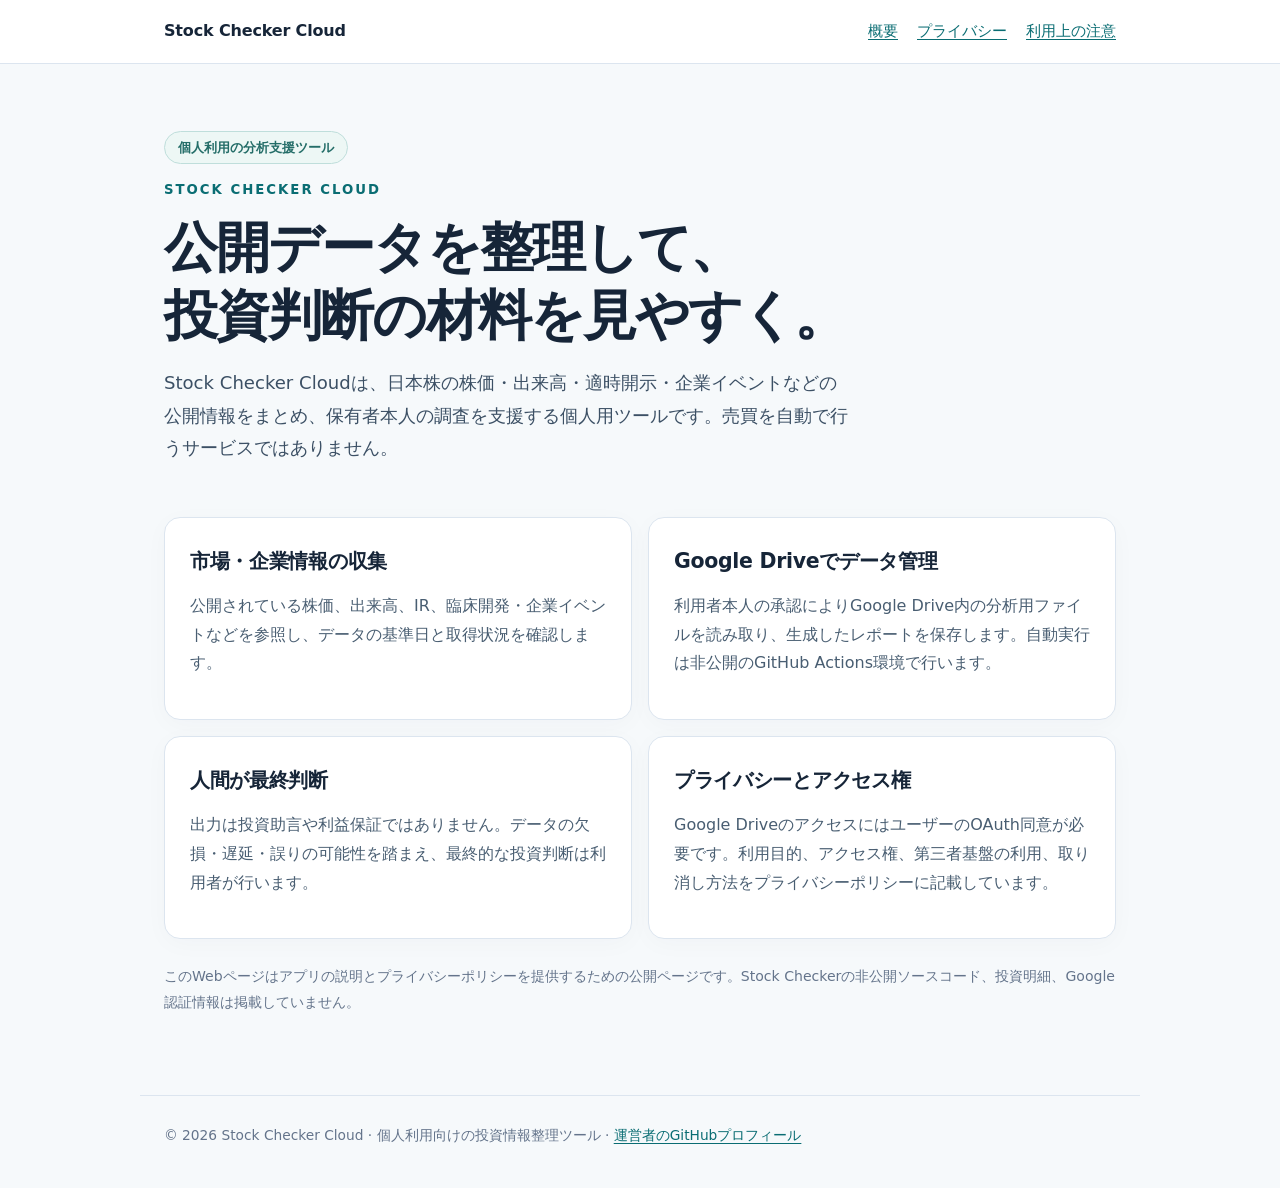
<file: index.html>
<!DOCTYPE html><html lang="ja"><head><meta charset="utf-8"><meta name="viewport" content="width=device-width,initial-scale=1"><meta name="description" content="個人用の日本株情報整理・イベント分析支援ツールStock Checker Cloudの概要とGoogle Drive利用目的。"><title>ホーム | Stock Checker Cloud</title><link rel="stylesheet" href="/styles.css"><link rel="canonical" href="https://awaohya-tech.github.io/"></head><body><header><nav><a class="brand" href="/">Stock Checker Cloud</a><div class="links"><a href="/">概要</a><a href="/privacy.html">プライバシー</a><a href="/terms.html">利用上の注意</a></div></nav></header><main class="wrap"><div class="hero"><div class="pill">個人利用の分析支援ツール</div><div class="eyebrow">Stock Checker Cloud</div><h1>公開データを整理して、<br>投資判断の材料を見やすく。</h1><p class="lead">Stock Checker Cloudは、日本株の株価・出来高・適時開示・企業イベントなどの公開情報をまとめ、保有者本人の調査を支援する個人用ツールです。売買を自動で行うサービスではありません。</p></div><div class="cards"><article class="card"><h2>市場・企業情報の収集</h2><p>公開されている株価、出来高、IR、臨床開発・企業イベントなどを参照し、データの基準日と取得状況を確認します。</p></article><article class="card"><h2>Google Driveでデータ管理</h2><p>利用者本人の承認によりGoogle Drive内の分析用ファイルを読み取り、生成したレポートを保存します。自動実行は非公開のGitHub Actions環境で行います。</p></article><article class="card"><h2>人間が最終判断</h2><p>出力は投資助言や利益保証ではありません。データの欠損・遅延・誤りの可能性を踏まえ、最終的な投資判断は利用者が行います。</p></article><article class="card"><h2>プライバシーとアクセス権</h2><p>Google DriveのアクセスにはユーザーのOAuth同意が必要です。利用目的、アクセス権、第三者基盤の利用、取り消し方法をプライバシーポリシーに記載しています。</p></article></div><p class="fine" style="margin-top:25px">このWebページはアプリの説明とプライバシーポリシーを提供するための公開ページです。Stock Checkerの非公開ソースコード、投資明細、Google認証情報は掲載していません。</p></main><footer>© 2026 Stock Checker Cloud · 個人利用向けの投資情報整理ツール · <a href="https://github.com/awaohya-tech">運営者のGitHubプロフィール</a></footer></body></html>
</file>
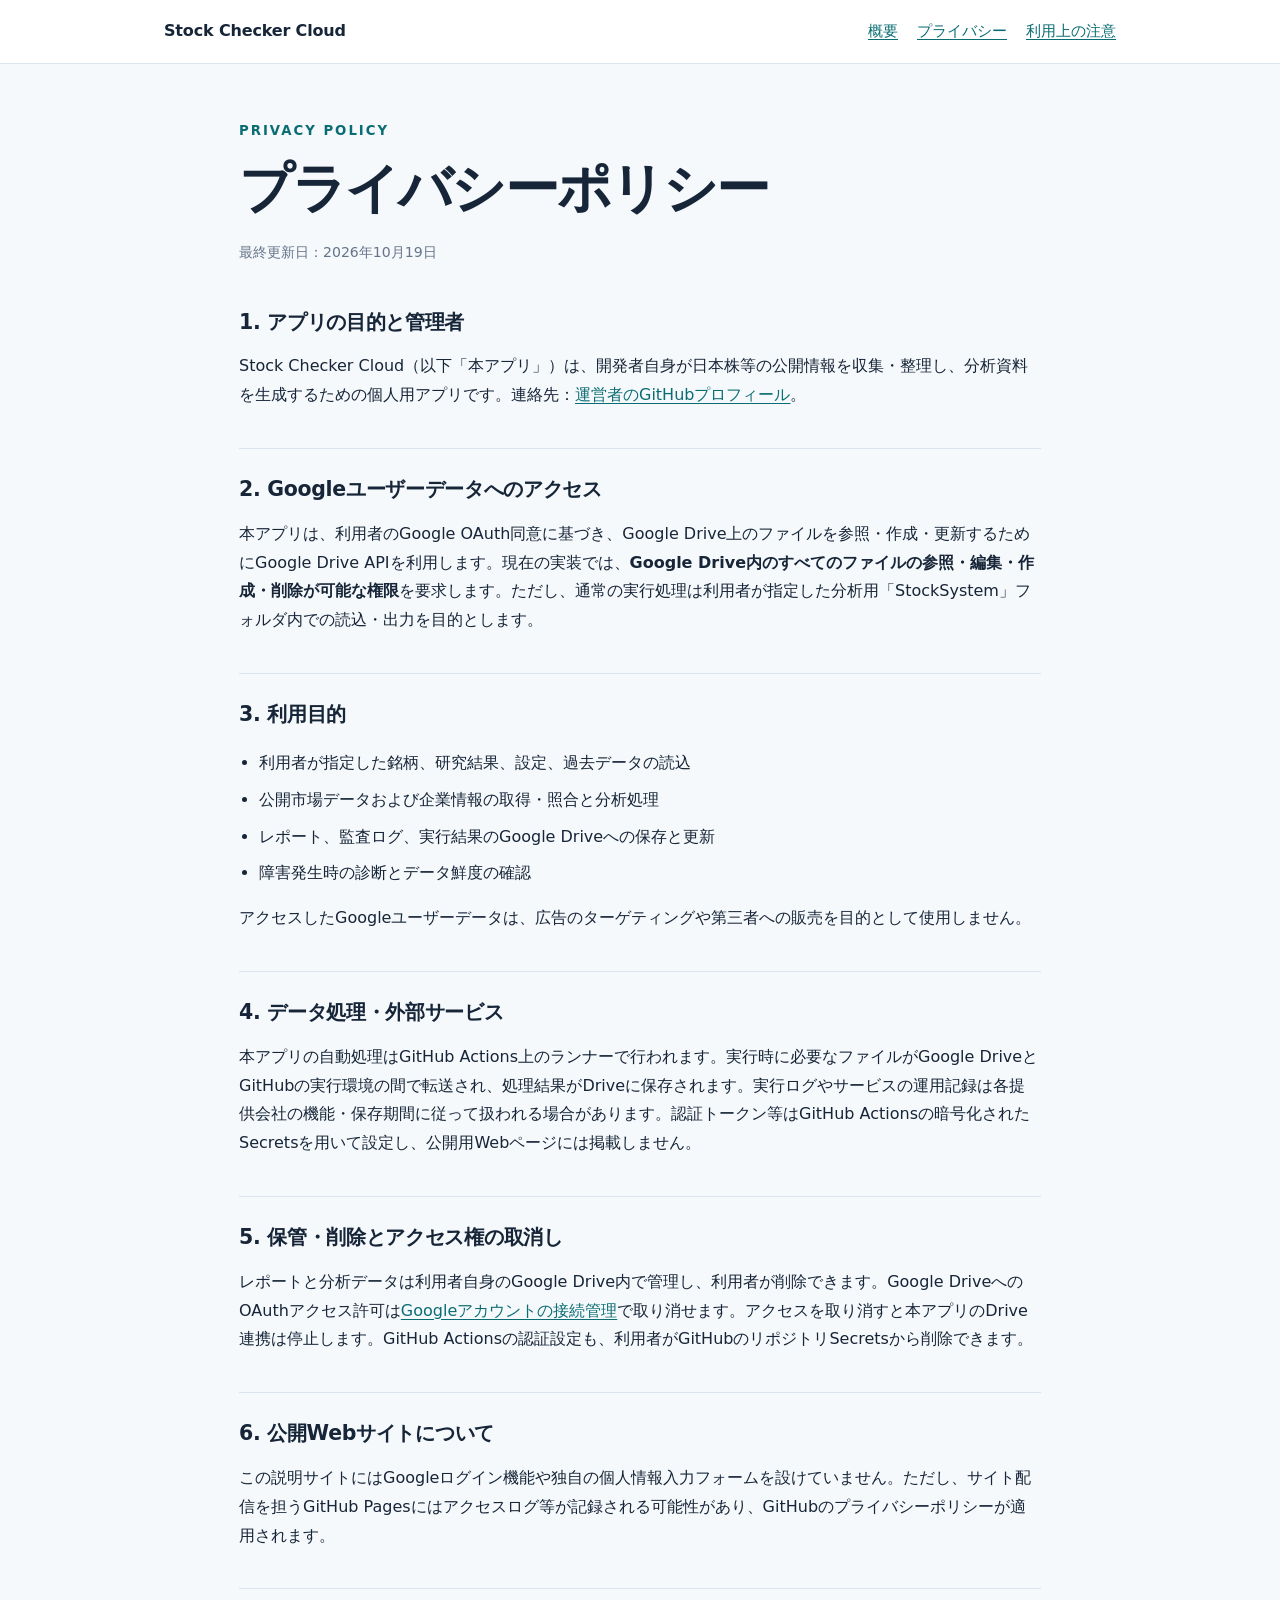
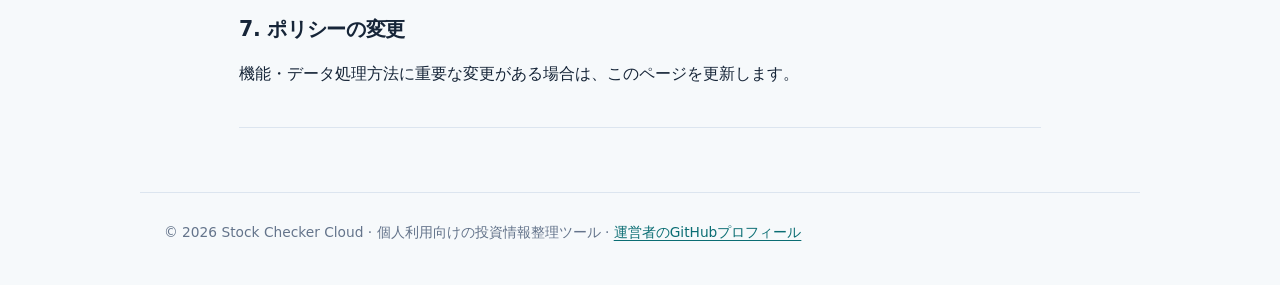
<file: privacy.html>
<!DOCTYPE html><html lang="ja"><head><meta charset="utf-8"><meta name="viewport" content="width=device-width,initial-scale=1"><meta name="description" content="Stock Checker CloudのGoogle Driveアクセス、データ利用、保存、第三者サービスと権限取り消しについて。"><title>プライバシーポリシー | Stock Checker Cloud</title><link rel="stylesheet" href="/styles.css"><link rel="canonical" href="https://awaohya-tech.github.io/privacy.html"></head><body><header><nav><a class="brand" href="/">Stock Checker Cloud</a><div class="links"><a href="/">概要</a><a href="/privacy.html">プライバシー</a><a href="/terms.html">利用上の注意</a></div></nav></header><main class="wrap doc"><div class="eyebrow">Privacy Policy</div><h1>プライバシーポリシー</h1><p class="fine">最終更新日：2026年10月19日</p><section><h2>1. アプリの目的と管理者</h2><p>Stock Checker Cloud（以下「本アプリ」）は、開発者自身が日本株等の公開情報を収集・整理し、分析資料を生成するための個人用アプリです。連絡先：<a href="https://github.com/awaohya-tech">運営者のGitHubプロフィール</a>。</p></section><section><h2>2. Googleユーザーデータへのアクセス</h2><p>本アプリは、利用者のGoogle OAuth同意に基づき、Google Drive上のファイルを参照・作成・更新するためにGoogle Drive APIを利用します。現在の実装では、<strong>Google Drive内のすべてのファイルの参照・編集・作成・削除が可能な権限</strong>を要求します。ただし、通常の実行処理は利用者が指定した分析用「StockSystem」フォルダ内での読込・出力を目的とします。</p></section><section><h2>3. 利用目的</h2><ul><li>利用者が指定した銘柄、研究結果、設定、過去データの読込</li><li>公開市場データおよび企業情報の取得・照合と分析処理</li><li>レポート、監査ログ、実行結果のGoogle Driveへの保存と更新</li><li>障害発生時の診断とデータ鮮度の確認</li></ul><p>アクセスしたGoogleユーザーデータは、広告のターゲティングや第三者への販売を目的として使用しません。</p></section><section><h2>4. データ処理・外部サービス</h2><p>本アプリの自動処理はGitHub Actions上のランナーで行われます。実行時に必要なファイルがGoogle DriveとGitHubの実行環境の間で転送され、処理結果がDriveに保存されます。実行ログやサービスの運用記録は各提供会社の機能・保存期間に従って扱われる場合があります。認証トークン等はGitHub Actionsの暗号化されたSecretsを用いて設定し、公開用Webページには掲載しません。</p></section><section><h2>5. 保管・削除とアクセス権の取消し</h2><p>レポートと分析データは利用者自身のGoogle Drive内で管理し、利用者が削除できます。Google DriveへのOAuthアクセス許可は<a href="https://myaccount.google.com/connections">Googleアカウントの接続管理</a>で取り消せます。アクセスを取り消すと本アプリのDrive連携は停止します。GitHub Actionsの認証設定も、利用者がGitHubのリポジトリSecretsから削除できます。</p></section><section><h2>6. 公開Webサイトについて</h2><p>この説明サイトにはGoogleログイン機能や独自の個人情報入力フォームを設けていません。ただし、サイト配信を担うGitHub Pagesにはアクセスログ等が記録される可能性があり、GitHubのプライバシーポリシーが適用されます。</p></section><section><h2>7. ポリシーの変更</h2><p>機能・データ処理方法に重要な変更がある場合は、このページを更新します。</p></section></main><footer>© 2026 Stock Checker Cloud · 個人利用向けの投資情報整理ツール · <a href="https://github.com/awaohya-tech">運営者のGitHubプロフィール</a></footer></body></html>
</file>
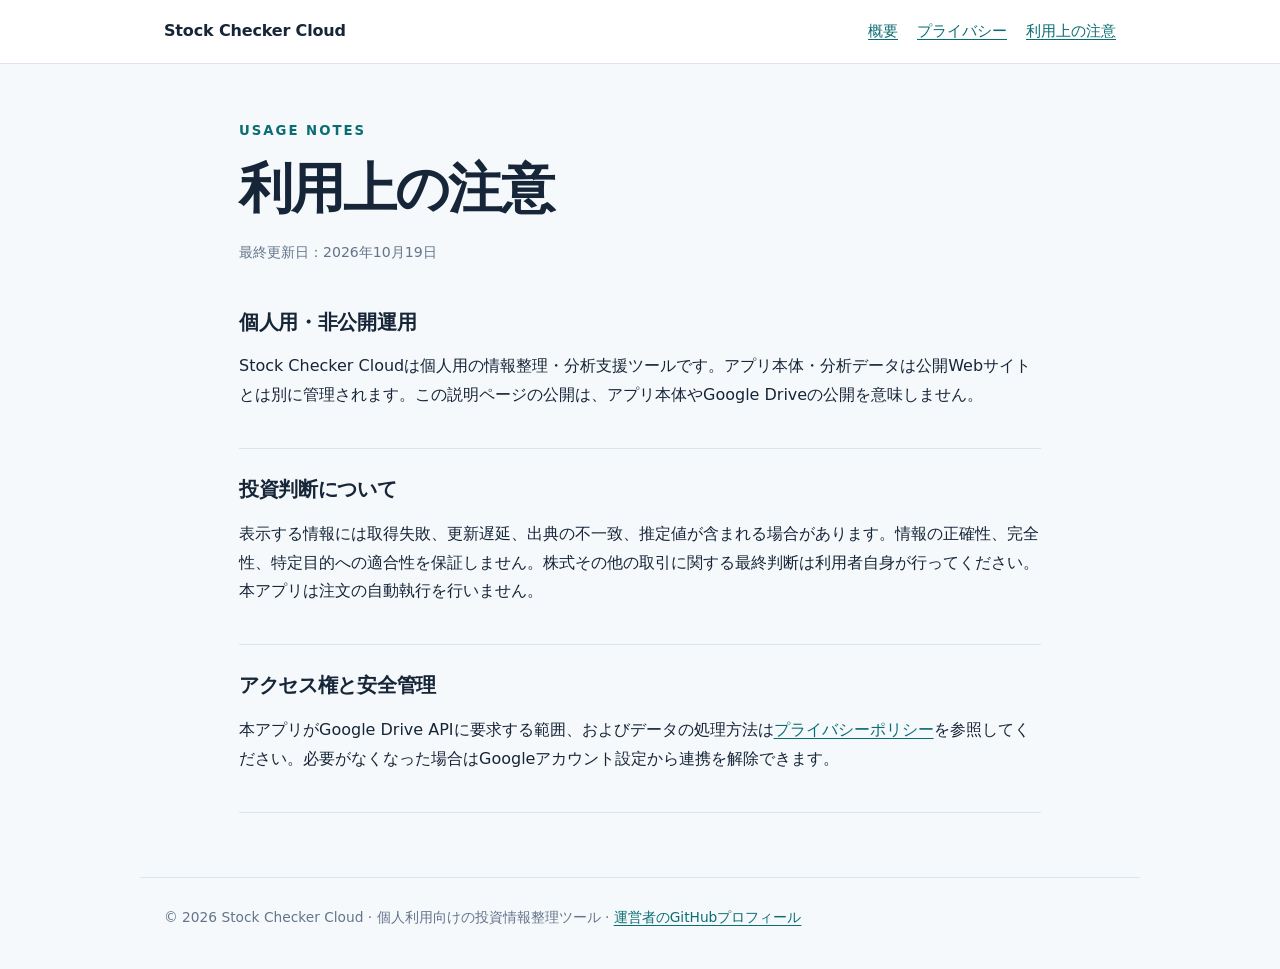
<file: terms.html>
<!DOCTYPE html><html lang="ja"><head><meta charset="utf-8"><meta name="viewport" content="width=device-width,initial-scale=1"><meta name="description" content="Stock Checker Cloudの利用上の注意と免責事項。"><title>利用上の注意 | Stock Checker Cloud</title><link rel="stylesheet" href="/styles.css"><link rel="canonical" href="https://awaohya-tech.github.io/terms.html"></head><body><header><nav><a class="brand" href="/">Stock Checker Cloud</a><div class="links"><a href="/">概要</a><a href="/privacy.html">プライバシー</a><a href="/terms.html">利用上の注意</a></div></nav></header><main class="wrap doc"><div class="eyebrow">Usage Notes</div><h1>利用上の注意</h1><p class="fine">最終更新日：2026年10月19日</p><section><h2>個人用・非公開運用</h2><p>Stock Checker Cloudは個人用の情報整理・分析支援ツールです。アプリ本体・分析データは公開Webサイトとは別に管理されます。この説明ページの公開は、アプリ本体やGoogle Driveの公開を意味しません。</p></section><section><h2>投資判断について</h2><p>表示する情報には取得失敗、更新遅延、出典の不一致、推定値が含まれる場合があります。情報の正確性、完全性、特定目的への適合性を保証しません。株式その他の取引に関する最終判断は利用者自身が行ってください。本アプリは注文の自動執行を行いません。</p></section><section><h2>アクセス権と安全管理</h2><p>本アプリがGoogle Drive APIに要求する範囲、およびデータの処理方法は<a href="/privacy.html">プライバシーポリシー</a>を参照してください。必要がなくなった場合はGoogleアカウント設定から連携を解除できます。</p></section></main><footer>© 2026 Stock Checker Cloud · 個人利用向けの投資情報整理ツール · <a href="https://github.com/awaohya-tech">運営者のGitHubプロフィール</a></footer></body></html>
</file>
<file: styles.css>
:root{color-scheme:light;font-family:system-ui,-apple-system,"Noto Sans JP","Yu Gothic",sans-serif;--ink:#162538;--muted:#64748b;--line:#dce5ef;--teal:#0a6d73;--bg:#f6f9fb}*{box-sizing:border-box}body{margin:0;background:var(--bg);color:var(--ink);line-height:1.8}a{color:var(--teal);text-underline-offset:3px}header{border-bottom:1px solid var(--line);background:white}nav{max-width:1000px;margin:auto;padding:17px 24px;display:flex;justify-content:space-between;align-items:center;gap:15px;flex-wrap:wrap}nav a.brand{font-weight:800;color:var(--ink);text-decoration:none;letter-spacing:-.01em}nav .links{display:flex;gap:19px;font-size:.92rem}.wrap{max-width:1000px;margin:auto;padding:55px 24px 64px}.eyebrow{font-size:.83rem;font-weight:700;letter-spacing:.15em;color:var(--teal);text-transform:uppercase}h1{font-size:clamp(2rem,5vw,3.35rem);line-height:1.26;letter-spacing:-.035em;margin:12px 0 18px}h2{font-size:1.28rem;letter-spacing:-.015em;margin:0 0 12px}p{margin:0 0 16px}.lead{font-size:1.13rem;max-width:690px;color:#3c5065}.hero{padding:12px 0 36px}.pill{display:inline-block;border:1px solid #bfdedb;background:#edf7f5;color:#246d68;padding:4px 13px;border-radius:99px;font-size:.82rem;font-weight:650;margin-bottom:14px}.card{background:white;border:1px solid var(--line);border-radius:16px;padding:25px;box-shadow:0 5px 24px #1d314007}.cards{display:grid;grid-template-columns:repeat(2,minmax(0,1fr));gap:16px}.card p,.muted{color:#495e72}.doc{max-width:850px}.doc section{padding:22px 0;border-bottom:1px solid var(--line)}.doc ul{padding-left:1.25rem}.doc li{margin-bottom:8px}.fine{font-size:.88rem;color:var(--muted)}footer{max-width:1000px;margin:0 auto;padding:27px 24px 40px;border-top:1px solid var(--line);font-size:.86rem;color:var(--muted)}@media(max-width:640px){.cards{grid-template-columns:1fr}.wrap{padding:32px 18px 48px}nav{padding:15px 18px}.card{padding:20px}}
</file>
